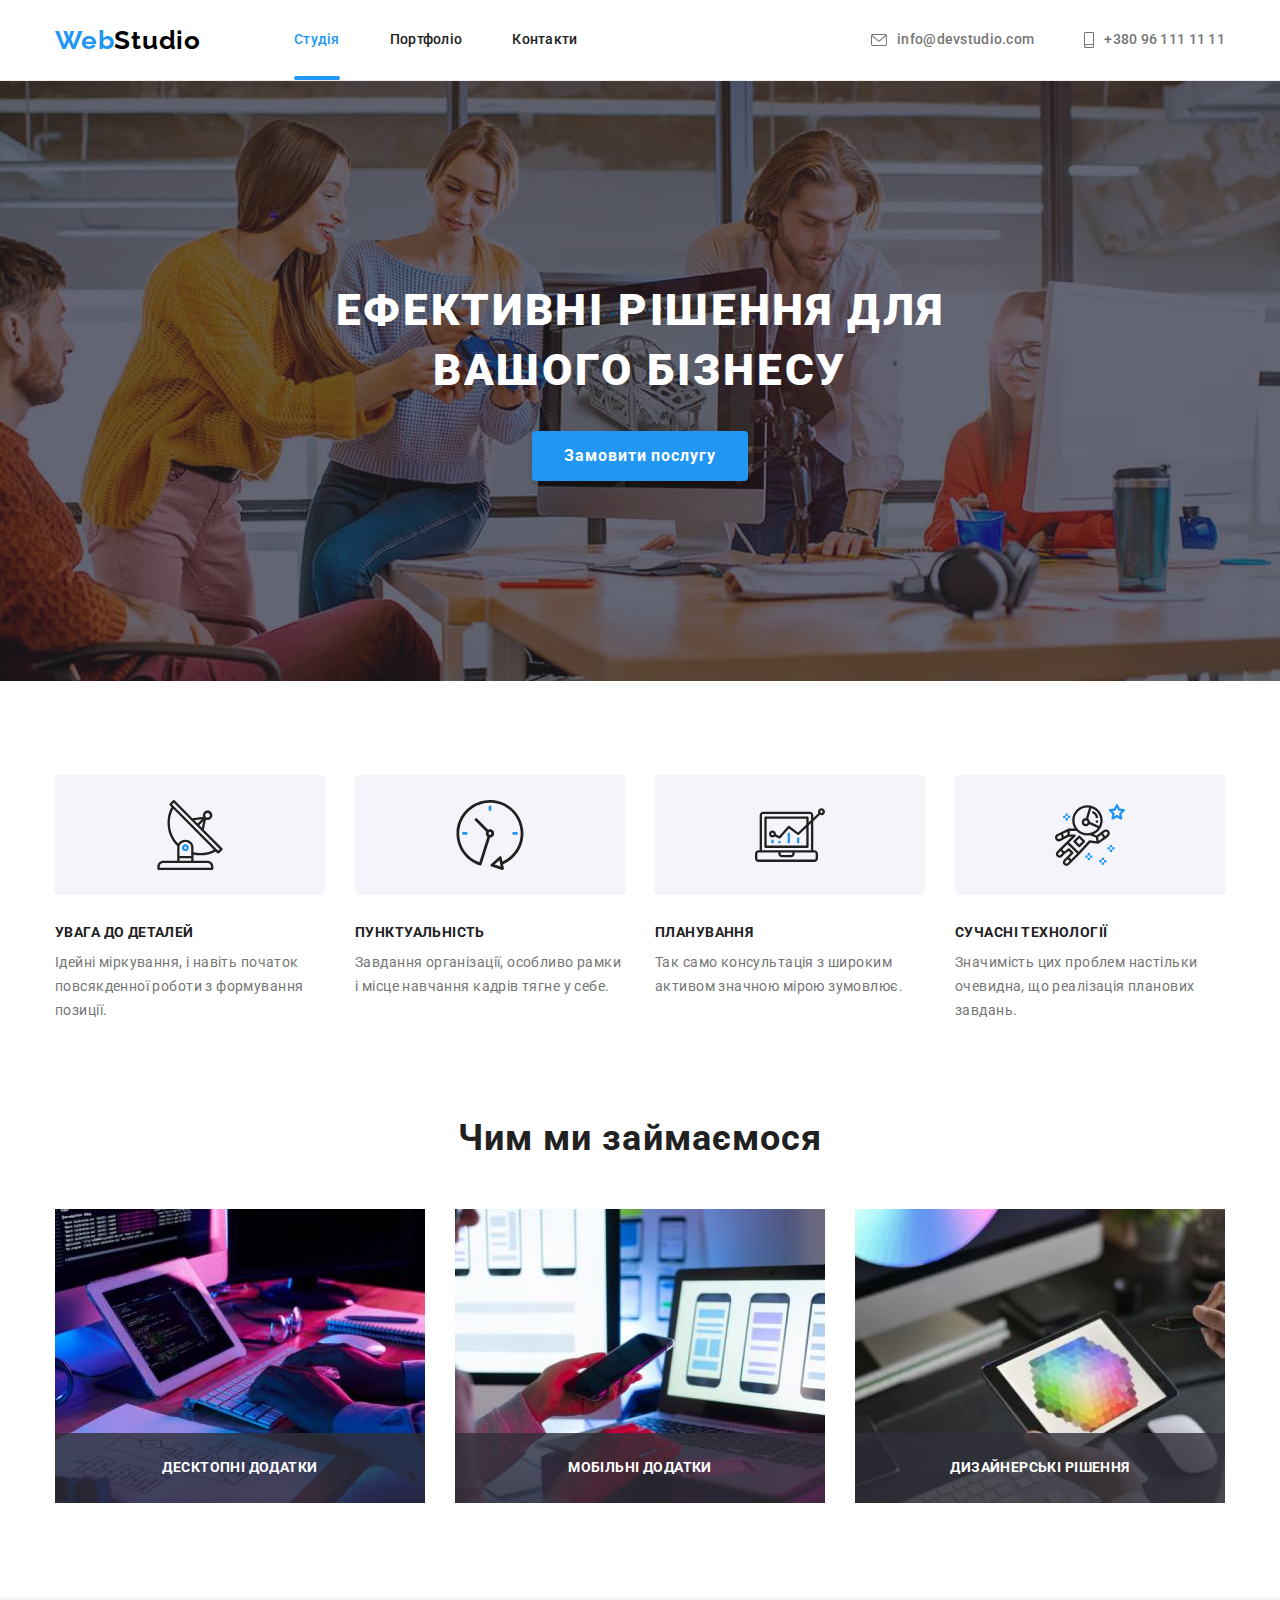
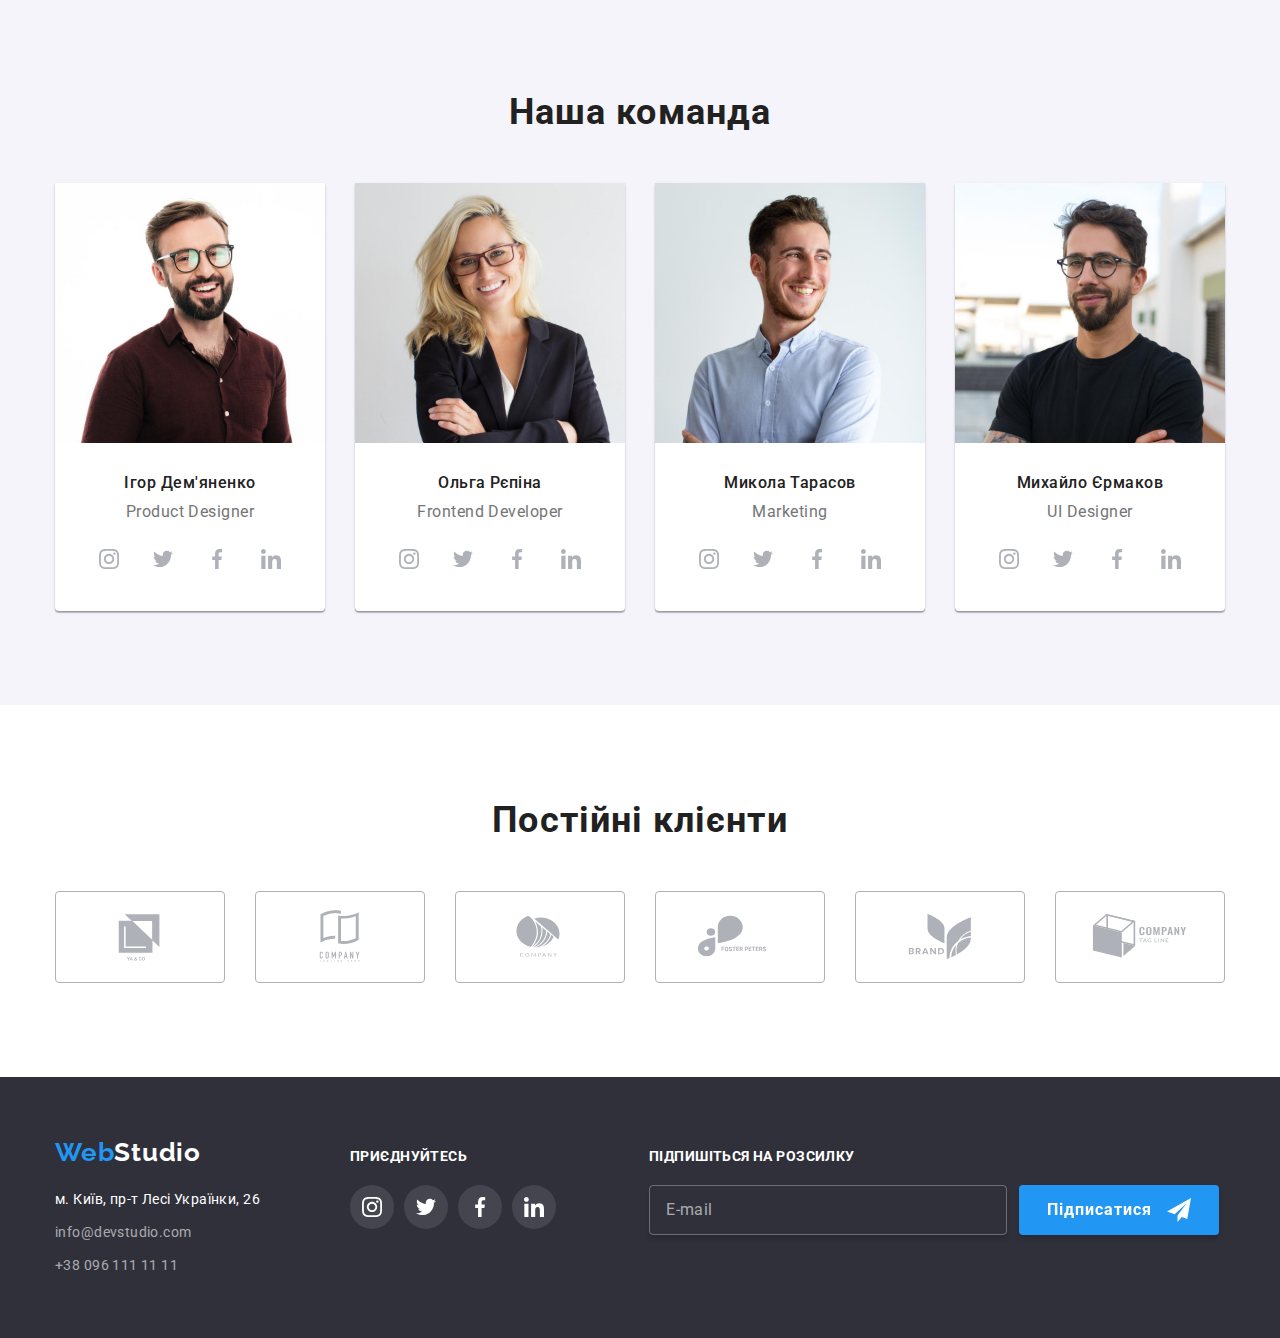
<file: index.html>
<!DOCTYPE html>
<html lang="uk">
  <head>
    <meta charset="UTF-8" />
    <meta http-equiv="X-UA-Compatible" content="IE=edge" />
    <meta name="viewport" content="width=device-width, initial-scale=1.0" />
    <title>Document</title>
    <link rel="preconnect" href="https://fonts.googleapis.com" />
    <link rel="preconnect" href="https://fonts.gstatic.com" crossorigin />
    <link
      href="https://fonts.googleapis.com/css2?family=Raleway:wght@700&family=Roboto:wght@400;500;700;900&display=swap"
      rel="stylesheet"
    />
    <link
      rel="stylesheet"
      href="https://cdnjs.cloudflare.com/ajax/libs/modern-normalize/1.1.0/modern-normalize.css"
      integrity="sha512-Y0MM+V6ymRKN2zStTqzQ227DWhhp4Mzdo6gnlRnuaNCbc+YN/ZH0sBCLTM4M0oSy9c9VKiCvd4Jk44aCLrNS5Q=="
      crossorigin="anonymous"
      referrerpolicy="no-referrer"
    />
    <link rel="stylesheet" href="./css/styles.css" />
  </head>
  <body>
    <header>
      <div class="container header">
        <nav class="nav">
          <a href="./index.html" class="logo-header link">
            <span class="logo-accent">Web</span>Studio</a
          >

          <ul class="nav-list list">
            <li class="item">
              <a href="./index.html" class="nav link current">Студія</a>
            </li>
            <li class="item">
              <a href="./portfolio.html" class="nav link">Портфоліо</a>
            </li>
            <li class="item">
              <a href="#contact" class="nav link">Контакти</a>
            </li>
          </ul>
        </nav>
        <ul class="contact-list list">
          <li class="item">
            <a href="mailto:info@devstudio.com" class="contact link"
              ><svg class="contact-icon" width="16" height="12">
                <use href="./images/sprite-icons.svg#icon-envelope"></use>
              </svg>
              info@devstudio.com</a
            >
          </li>

          <li class="item">
            <a href="tel:+380961111111" class="contact link"
              ><svg class="contact-icon" width="10" height="16">
                <use href="./images/sprite-icons.svg#icon-smartphone"></use>
              </svg>
              +380 96 111 11 11</a
            >
          </li>
        </ul>
      </div>
    </header>
    <main>
      <section class="hero section bg-hero">
        <div class="container hero">
          <h1 class="hero-title">Ефективні рішення для вашого бізнесу</h1>
          <button type="button" class="hero-button" data-modal-open>
            Замовити послугу
          </button>
        </div>
      </section>
      <section class="features section">
        <div class="container">
          <h2 class="visually-hidden">Особливості</h2>
          <ul class="features-list list">
            <li class="item">
              <div class="features-div">
                <svg class="features-icon" width="70" height="70">
                  <use href="./images/sprite-icons.svg#icon-antenna"></use>
                </svg>
              </div>
              <h3 class="features-title">УВАГА ДО ДЕТАЛЕЙ</h3>
              <p class="features-text">
                Ідейні міркування, і навіть початок повсякденної роботи з
                формування позиції.
              </p>
            </li>
            <li class="item">
              <div class="features-div">
                <svg class="features-icon" width="70" height="70">
                  <use href="./images/sprite-icons.svg#icon-clock"></use>
                </svg>
              </div>
              <h3 class="features-title">ПУНКТУАЛЬНІСТЬ</h3>
              <p class="features-text">
                Завдання організації, особливо рамки і місце навчання кадрів
                тягне у себе.
              </p>
            </li>
            <li class="item">
              <div class="features-div">
                <svg class="features-icon" width="70" height="70">
                  <use href="./images/sprite-icons.svg#icon-diagram"></use>
                </svg>
              </div>
              <h3 class="features-title">ПЛАНУВАННЯ</h3>
              <p class="features-text">
                Так само консультація з широким активом значною мірою зумовлює.
              </p>
            </li>
            <li class="item">
              <div class="features-div">
                <svg class="features-icon" width="70" height="70">
                  <use href="./images/sprite-icons.svg#icon-astronaut"></use>
                </svg>
              </div>
              <h3 class="features-title">СУЧАСНІ ТЕХНОЛОГІЇ</h3>
              <p class="features-text">
                Значимість цих проблем настільки очевидна, що реалізація
                планових завдань.
              </p>
            </li>
          </ul>
        </div>
      </section>
      <section class="work section">
        <div class="container">
          <h2 class="work-title">Чим ми займаємося</h2>
          <ul class="work-list list">
            <li class="item">
              <a href="">
                <div class="work-list wrap">
                  <img
                    src="./images/img1.jpeg"
                    alt="Людина пише код"
                    width="370"
                    class="work-img"
                  />
                  <div class="work-list thumb">
                    <h3 class="work-list title">Десктопні додатки</h3>
                  </div>
                </div>
              </a>
            </li>
            <li class="item">
              <a href="">
                <div class="work-list wrap">
                  <img
                    src="./images/img2.jpeg"
                    alt="Людина тримає телефон та дивиться на прототипи на екрані комп'ютера "
                    width="370"
                    class="work-img"
                  />
                  <div class="work-list thumb">
                    <h3 class="work-list title">Мобільні додатки</h3>
                  </div>
                </div>
              </a>
            </li>
            <li class="item">
              <a href="">
                <div class="work-list wrap">
                  <img
                    src="./images/img3.jpeg"
                    alt="Людина тримає Айпед з кольоровою схемою на ньому"
                    width="370"
                    class="work-img"
                  />
                  <div class="work-list thumb">
                    <h3 class="work-list title">Дизайнерські рішення</h3>
                  </div>
                </div>
              </a>
            </li>
          </ul>
        </div>
      </section>
      <section class="team section">
        <div class="container">
          <h2 class="team-title">Наша команда</h2>
          <ul class="team-list list">
            <li class="item">
              <img
                class="img-team"
                src="./images/ihor.jpeg"
                alt="Портрет Ігора"
                width="270"
              />
              <div class="member">
                <h3 class="member-title">Ігор Дем'яненко</h3>
                <p lang="en" class="member-position">Product Designer</p>
              </div>
              <ul class="soc-list list">
                <li class="soc-item">
                  <a class="soc-link link" href="#" target="_blank">
                    <svg class="soc-icon" width="20" height="20">
                      <use
                        href="./images/sprite-icons.svg#icon-instagram"
                      ></use>
                    </svg>
                  </a>
                </li>
                <li class="soc-item">
                  <a class="soc-link link" href="#" target="_blank">
                    <svg class="soc-icon" width="20" height="20">
                      <use href="./images/sprite-icons.svg#icon-twitter"></use>
                    </svg>
                  </a>
                </li>
                <li class="soc-item">
                  <a class="soc-link link" href="#" target="_blank">
                    <svg class="soc-icon" width="20" height="20">
                      <use href="./images/sprite-icons.svg#icon-facebook"></use>
                    </svg>
                  </a>
                </li>
                <li class="soc-item">
                  <a class="soc-link link" href="#" target="_blank">
                    <svg class="soc-icon" width="20" height="20">
                      <use href="./images/sprite-icons.svg#icon-linkedin"></use>
                    </svg>
                  </a>
                </li>
              </ul>
            </li>
            <li class="item">
              <img
                class="img-team"
                src="./images/olha.jpeg"
                alt="Портрет Ольги"
                width="270"
              />
              <div class="member">
                <h3 class="member-title">Ольга Рєпіна</h3>
                <p lang="en" class="member-position">Frontend Developer</p>
              </div>
              <ul class="soc-list list">
                <li class="soc-item">
                  <a class="soc-link link" href="#" target="_blank">
                    <svg class="soc-icon" width="20" height="20">
                      <use
                        href="./images/sprite-icons.svg#icon-instagram"
                      ></use>
                    </svg>
                  </a>
                </li>
                <li class="soc-item">
                  <a class="soc-link link" href="#" target="_blank">
                    <svg class="soc-icon" width="20" height="20">
                      <use href="./images/sprite-icons.svg#icon-twitter"></use>
                    </svg>
                  </a>
                </li>
                <li class="soc-item">
                  <a class="soc-link link" href="#" target="_blank">
                    <svg class="soc-icon" width="20" height="20">
                      <use href="./images/sprite-icons.svg#icon-facebook"></use>
                    </svg>
                  </a>
                </li>
                <li class="soc-item">
                  <a class="soc-link link" href="#" target="_blank">
                    <svg class="soc-icon" width="20" height="20">
                      <use href="./images/sprite-icons.svg#icon-linkedin"></use>
                    </svg>
                  </a>
                </li>
              </ul>
            </li>
            <li class="item">
              <img
                class="img-team"
                src="./images/mykola.jpeg"
                alt="Портрет Миколи"
                width="270"
              />
              <div class="member">
                <h3 class="member-title">Микола Тарасов</h3>
                <p lang="en" class="member-position">Marketing</p>
              </div>
              <ul class="soc-list list">
                <li class="soc-item">
                  <a class="soc-link link" href="#" target="_blank">
                    <svg class="soc-icon" width="20" height="20">
                      <use
                        href="./images/sprite-icons.svg#icon-instagram"
                      ></use>
                    </svg>
                  </a>
                </li>
                <li class="soc-item">
                  <a class="soc-link link" href="#" target="_blank">
                    <svg class="soc-icon" width="20" height="20">
                      <use href="./images/sprite-icons.svg#icon-twitter"></use>
                    </svg>
                  </a>
                </li>
                <li class="soc-item">
                  <a class="soc-link link" href="#" target="_blank">
                    <svg class="soc-icon" width="20" height="20">
                      <use href="./images/sprite-icons.svg#icon-facebook"></use>
                    </svg>
                  </a>
                </li>
                <li class="soc-item">
                  <a class="soc-link link" href="#" target="_blank">
                    <svg class="soc-icon" width="20" height="20">
                      <use href="./images/sprite-icons.svg#icon-linkedin"></use>
                    </svg>
                  </a>
                </li>
              </ul>
            </li>
            <li class="item">
              <img
                class="img-team"
                src="./images/misha.jpeg"
                alt="Портрет Михайла"
                width="270"
              />
              <div class="member">
                <h3 class="member-title">Михайло Єрмаков</h3>
                <p lang="en" class="member-position">UI Designer</p>
              </div>
              <ul class="soc-list list">
                <li class="soc-item">
                  <a class="soc-link link" href="#" target="_blank">
                    <svg class="soc-icon" width="20" height="20">
                      <use
                        href="./images/sprite-icons.svg#icon-instagram"
                      ></use>
                    </svg>
                  </a>
                </li>
                <li class="soc-item">
                  <a class="soc-link link" href="#" target="_blank">
                    <svg class="soc-icon" width="20" height="20">
                      <use href="./images/sprite-icons.svg#icon-twitter"></use>
                    </svg>
                  </a>
                </li>
                <li class="soc-item">
                  <a class="soc-link link" href="#" target="_blank">
                    <svg class="soc-icon" width="20" height="20">
                      <use href="./images/sprite-icons.svg#icon-facebook"></use>
                    </svg>
                  </a>
                </li>
                <li class="soc-item">
                  <a class="soc-link link" href="#" target="_blank">
                    <svg class="soc-icon" width="20" height="20">
                      <use href="./images/sprite-icons.svg#icon-linkedin"></use>
                    </svg>
                  </a>
                </li>
              </ul>
            </li>
          </ul>
        </div>
      </section>
      <section class="clients">
        <div class="container">
          <h2 class="clients-title">Постійні клієнти</h2>
          <ul class="clients-list list">
            <li class="clients-item">
              <a class="clients-link link" href="#">
                <svg class="clients-icon" width="106" height="60">
                  <use href="./images/sprite-icons.svg#icon-Logo1"></use>
                </svg>
              </a>
            </li>
            <li class="clients-item">
              <a class="clients-link link" href="#">
                <svg class="clients-icon" width="106" height="60">
                  <use href="./images/sprite-icons.svg#icon-Logo2"></use>
                </svg>
              </a>
            </li>
            <li class="clients-item">
              <a class="clients-link link" href="#">
                <svg class="clients-icon" width="106" height="60">
                  <use href="./images/sprite-icons.svg#icon-Logo3"></use>
                </svg>
              </a>
            </li>
            <li class="clients-item">
              <a class="clients-link link" href="#">
                <svg class="clients-icon" width="106" height="60">
                  <use href="./images/sprite-icons.svg#icon-Logo4"></use>
                </svg>
              </a>
            </li>
            <li class="clients-item">
              <a class="clients-link link" href="#">
                <svg class="clients-icon" width="106" height="60">
                  <use href="./images/sprite-icons.svg#icon-Logo5"></use>
                </svg>
              </a>
            </li>
            <li class="clients-item">
              <a class="clients-link link" href="#">
                <svg class="clients-icon" width="106" height="60">
                  <use href="./images/sprite-icons.svg#icon-Logo6"></use>
                </svg>
              </a>
            </li>
          </ul>
        </div>
      </section>
      <div class="backdrop is-hidden" data-modal>
        <div class="modal">
          <button class="modal-btn" data-modal-close>
            <svg class="close-icon" width="18px" height="18px">
              <use href="./images/sprite-icons.svg#icon-close-black"></use>
            </svg>
          </button>

          <div class="modal-form-wrap">
            <form class="modal-form">
              <p class="modal-tittle">Залиште свої дані, ми вам передзвонимо</p>

              <div class="input-wrap">
                <label class="modal-label"
                  >Ім'я
                  <input
                    type="text"
                    class="modal-input"
                    name="user-name"
                    required
                    autocomplete="off"
                  />
                  <svg class="modal-icon" width="20" height="20">
                    <use href="./images/sprite-icons.svg#icon-person"></use>
                  </svg>
                </label>
              </div>

              <div class="input-wrap">
                <label class="modal-label"
                  >Телефон
                  <input
                    type="tel"
                    class="modal-input"
                    name="user-tel"
                    required
                    autocomplete="off"
                  />
                  <svg class="modal-icon" width="20" height="20">
                    <use href="./images/sprite-icons.svg#icon-phone"></use>
                  </svg>
                </label>
              </div>

              <div class="input-wrap">
                <label class="modal-label">
                  Пошта
                  <input
                    type="email"
                    class="modal-input"
                    name="user-email"
                    required
                    autocomplete="off"
                  />
                  <svg class="modal-icon" width="20" height="20">
                    <use href="./images/sprite-icons.svg#icon-email"></use>
                  </svg>
                </label>
              </div>

              <label class="modal-label"
                >Коментар
                <textarea
                  class="modal-comment"
                  name="user-comment"
                  rows="5"
                 placeholder="Введіть текст"></textarea>
              </label>

              <label class="modal-label-agree">
                <input
                  type="checkbox"
                  class="modal-check"
                  name="user-agree"
                  value="check"
                  required
                />
                <span class="icon-checkbox"></span>
                <span class="modal-check-text">
                  Погоджуюся з розсилкою та приймаю
                </span>
                <a href="" class="modal-link"> Умови договору</a>
              </label>

              <div class="modal-form-btn">
                <button type="submit" class="modal-send">
                  <span>Відправити</span>
                </button>
              </div>
            </form>
          </div>
        </div>
      </div>
    </main>
    <footer class="footer">
      <div class="container footer-div">
        <div class="address">
          <a href="./index.html" class="logo-footer link">
            <span class="logo-accent">Web</span>Studio</a
          >
          <address id="contact">
            <ul class="list">
              <li class="address-list">
                <a
                  href="https://goo.gl/maps/i4EcPegtGdUPgA9YA"
                  target="_blank"
                  rel="noopener noreferrer nofolow"
                  class="address-contact white link"
                  >м. Київ, пр-т Лесі Українки, 26</a
                >
              </li>
              <li class="address-list">
                <a href="mailto:info@devstudio.com" class="address-contact link"
                  >info@devstudio.com</a
                >
              </li>
              <li class="address-list">
                <a href="tel:+380961111111" class="address-contact link"
                  >+38 096 111 11 11</a
                >
              </li>
            </ul>
          </address>
        </div>
        <div class="join">
          <h2 class="join-header">приєднуйтесь</h2>
          <ul class="join-list list">
            <li class="join-item">
              <a class="join-link link" href="#" target="_blank">
                <svg class="join-icon" width="20" height="20">
                  <use href="./images/sprite-icons.svg#icon-instagram"></use>
                </svg>
              </a>
            </li>
            <li class="join-item">
              <a class="join-link link" href="#" target="_blank">
                <svg class="join-icon" width="20" height="20">
                  <use href="./images/sprite-icons.svg#icon-twitter"></use>
                </svg>
              </a>
            </li>
            <li class="join-item">
              <a class="join-link link" href="#" target="_blank">
                <svg class="join-icon" width="20" height="20">
                  <use href="./images/sprite-icons.svg#icon-facebook"></use>
                </svg>
              </a>
            </li>
            <li class="join-item">
              <a class="join-link link" href="#" target="_blank">
                <svg class="join-icon" width="20" height="20">
                  <use href="./images/sprite-icons.svg#icon-linkedin"></use>
                </svg>
              </a>
            </li>
          </ul>
        </div>
        <form class="form-join" name="Підписатися" autocomplete="off">
          <p class="form-title">Підпишіться на розсилку</p>
          <div class="form-wrap">
            <label class="form-label">
              <input
                class="form-input"
                type="email"
                name="form-email"
                placeholder="E-mail"
              />
            </label>

            <button class="btn-send" type="submit">
              <span>Підписатися</span>
              <svg class="icon-send" width="24" height="24">
                <use href="./images/sprite-icons.svg#icon-send"></use>
              </svg>
            </button>
          </div>
        </form>
      </div>
    </footer>
    <script src="./js/modal.js"></script>
  </body>
</html>
</file>
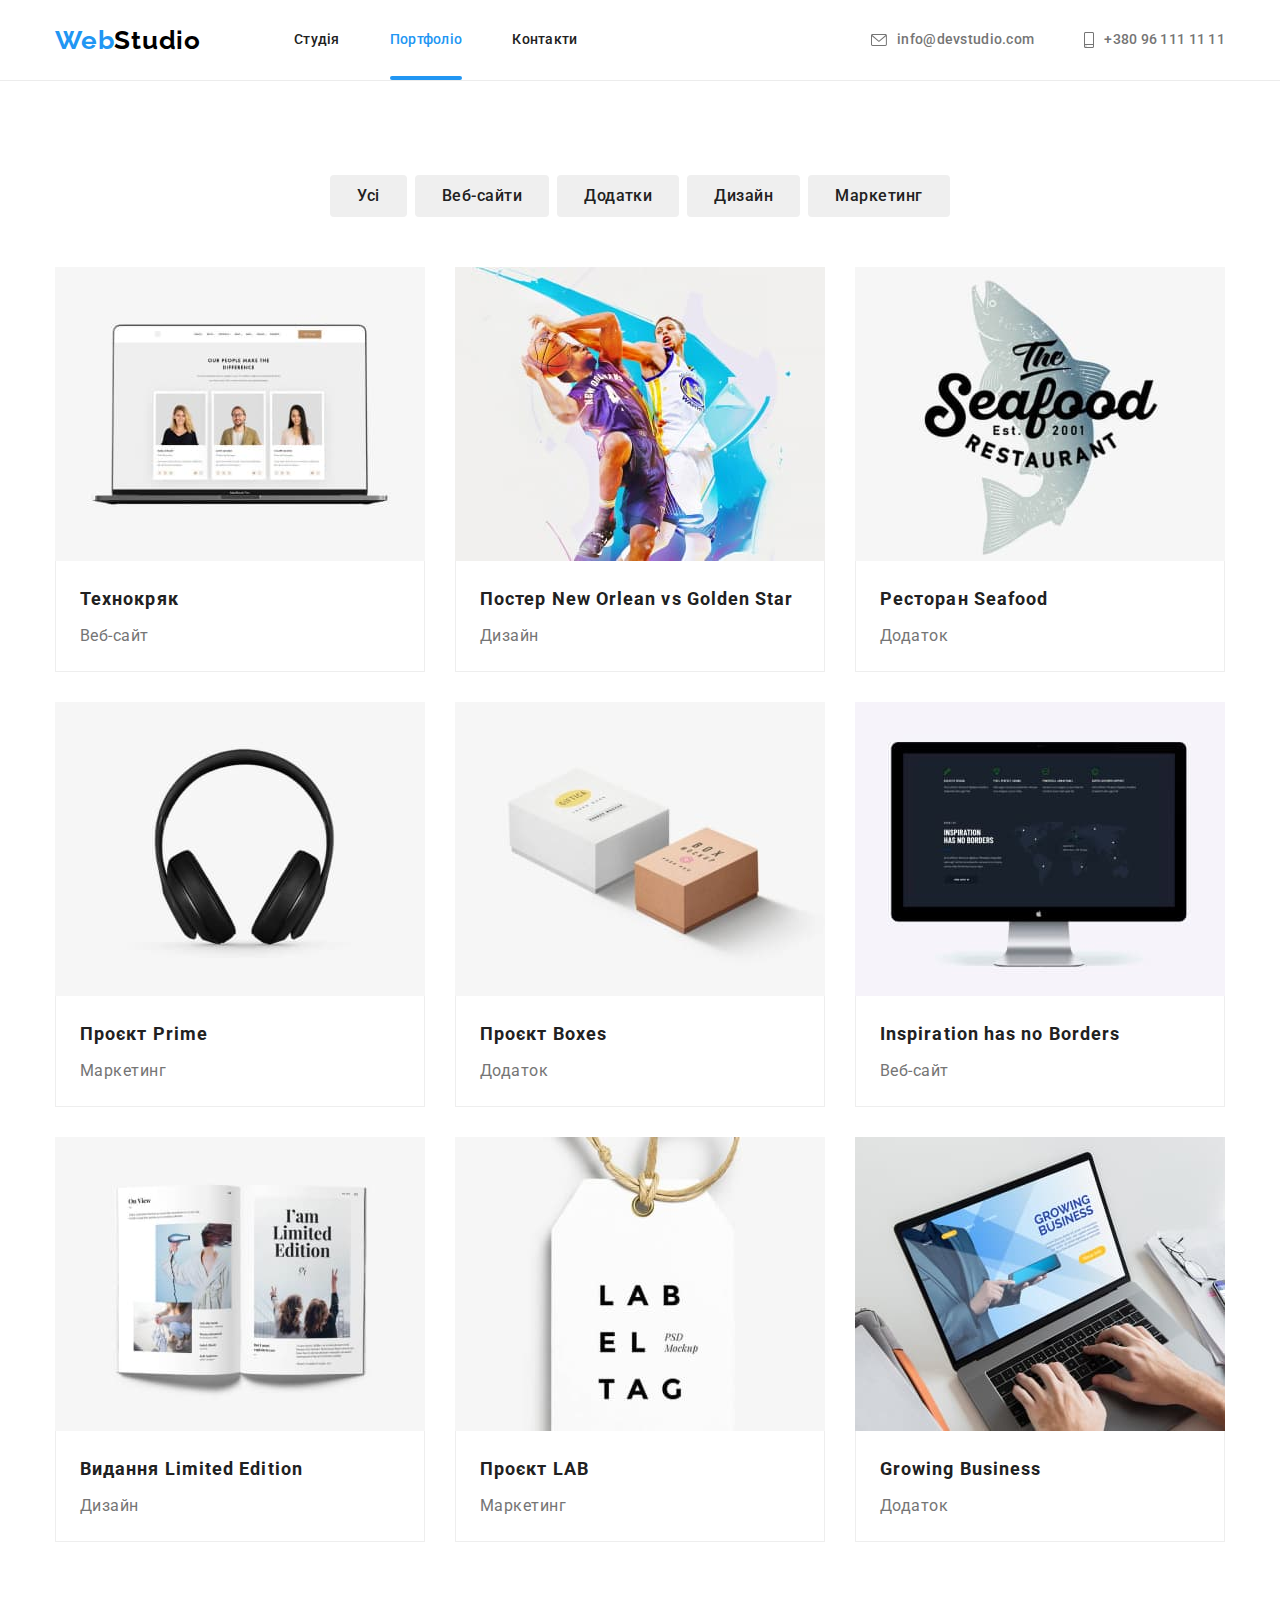
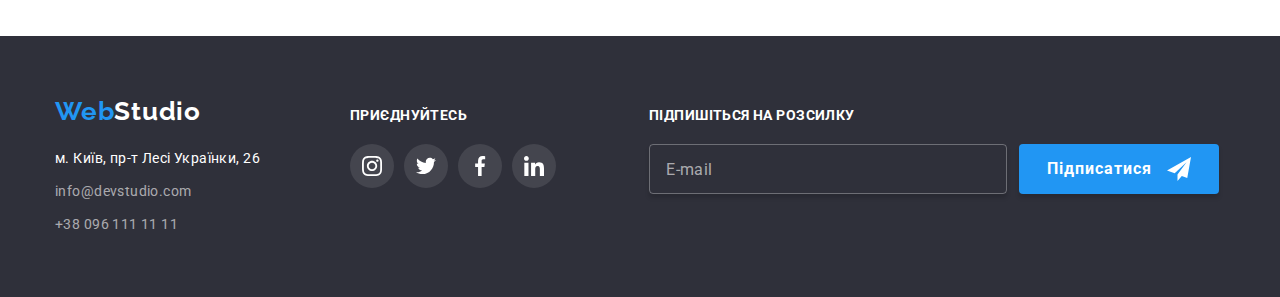
<file: portfolio.html>
<!DOCTYPE html>
<html lang="uk">
  <head>
    <meta charset="UTF-8" />
    <meta http-equiv="X-UA-Compatible" content="IE=edge" />
    <meta name="viewport" content="width=device-width, initial-scale=1.0" />
    <title>Portfolio</title>
    <link rel="preconnect" href="https://fonts.googleapis.com" />
    <link rel="preconnect" href="https://fonts.gstatic.com" crossorigin />
    <link
      href="https://fonts.googleapis.com/css2?family=Raleway:wght@700&family=Roboto:wght@400;500;700;900&display=swap"
      rel="stylesheet"
    />
    <link
      rel="stylesheet"
      href="https://cdnjs.cloudflare.com/ajax/libs/modern-normalize/1.1.0/modern-normalize.css"
      integrity="sha512-Y0MM+V6ymRKN2zStTqzQ227DWhhp4Mzdo6gnlRnuaNCbc+YN/ZH0sBCLTM4M0oSy9c9VKiCvd4Jk44aCLrNS5Q=="
      crossorigin="anonymous"
      referrerpolicy="no-referrer"
    />
    <link rel="stylesheet" href="./css/styles.css" />
  </head>
  <body>
    <header>
      <div class="container header">
        <nav class="nav">
          <a href="./index.html" class="logo-header link">
            <span class="logo-accent">Web</span>Studio</a
          >

          <ul class="nav-list list">
            <li class="item">
              <a href="./index.html" class="nav link">Студія</a>
            </li>
            <li class="item">
              <a href="./portfolio.html" class="nav link current">Портфоліо</a>
            </li>
            <li class="item">
              <a href="#contact" class="nav link">Контакти</a>
            </li>
          </ul>
        </nav>
        <ul class="contact-list list">
          <li class="item">
            <a href="mailto:info@devstudio.com" class="contact link"
              ><svg class="contact-icon" width="16" height="12">
                <use href="./images/sprite-icons.svg#icon-envelope"></use>
              </svg>
              info@devstudio.com</a
            >
          </li>

          <li class="item">
            <a href="tel:+380961111111" class="contact link"
              ><svg class="contact-icon" width="10" height="16">
                <use href="./images/sprite-icons.svg#icon-smartphone"></use>
              </svg>
              +380 96 111 11 11</a
            >
          </li>
        </ul>
      </div>
    </header>
    <main>
      <section class="portfolio section">
        <div class="container">
          <h1 class="visually-hidden">Портфоліо робіт</h1>
          <ul class="filter-list list">
            <li class="item">
              <button type="button" class="filter-button">Усі</button>
            </li>
            <li class="item">
              <button type="button" class="filter-button">Веб-сайти</button>
            </li>
            <li class="item">
              <button type="button" class="filter-button">Додатки</button>
            </li>
            <li class="item">
              <button type="button" class="filter-button">Дизайн</button>
            </li>
            <li class="item">
              <button type="button" class="filter-button">Маркетинг</button>
            </li>
          </ul>
          <ul class="main-list list">
            <li class="item">
              <a class="link" href=""
                >
                <div class="main-list wrap">
                  <img src="./images/portfolio-tekhno-1.jpeg" alt="Відкритий ноутбук з веб-сайтом" />
                  <div class="main-overlay">
                    <div class="main-list thumb">
                      <p class="main-list-text">Ресурс пропонує комплексні пропозиції з різним рівнем функціоналу та сервісів. Все це
                        дозволить відвідувачу отримати
                        вичерпні відомості про компанію чи приватну особу.</p>
                    </div>
                  </div>
                </div>
                <div class="main-text">
                  <h2 class="main-list-title">Технокряк</h2>
                  <p class="main-list-descr">Веб-сайт</p>
                </div>
              </a>
            </li>
            <li class="item">
              <a class="link" href=""
                >
                <div class="main-list wrap">
                  <img src="./images/portfolio-orlean-2.jpeg" alt="Постер з двума баскетболістами" />
                  <div class="main-overlay">
                    <div class="main-list thumb">
                      <p class="main-list-text">Ресурс пропонує комплексні пропозиції з різним рівнем функціоналу та сервісів. Все це
                        дозволить відвідувачу отримати
                        вичерпні відомості про компанію чи приватну особу.</p>
                    </div>
                  </div>
                </div>
                <div class="main-text">
                  <h2 class="main-list-title">
                    Постер New Orlean vs Golden Star
                  </h2>
                  <p class="main-list-descr">Дизайн</p>
                </div>
              </a>
            </li>
            <li class="item">
              <a class="link" href=""
                >
                <div class="main-list wrap">
                <img
                  src="./images/portfolio-seafood-3.jpeg"
                  alt="Лого ресторану з рибою"
                />
                <div class="main-overlay">
                  <div class="main-list thumb">
                    <p class="main-list-text">Ресурс пропонує комплексні пропозиції з різним рівнем функціоналу та сервісів. Все це
                      дозволить відвідувачу отримати
                      вичерпні відомості про компанію чи приватну особу.</p>
                  </div>
                </div>
</div>
                <div class="main-text">
                  <h2 class="main-list-title">Ресторан Seafood</h2>
                  <p class="main-list-descr">Додаток</p>
                </div>
              </a>
            </li>
            <li class="item">
              <a class="link" href=""
                >
                <div class="main-list wrap">
                <img
                  src="./images/portfolio-prime-4.jpeg"
                  alt="Чорні великі навушники"
                />
                <div class="main-overlay">
                  <div class="main-list thumb">
                    <p class="main-list-text">Ресурс пропонує комплексні пропозиції з різним рівнем функціоналу та сервісів. Все це
                      дозволить відвідувачу отримати
                      вичерпні відомості про компанію чи приватну особу.</p>
                  </div>
                </div>
                </div>
                <div class="main-text">
                  <h2 class="main-list-title">Проєкт Prime</h2>
                  <p class="main-list-descr">Маркетинг</p>
                </div>
              </a>
            </li>
            <li class="item">
              <a class="link" href=""
                >
                <div class="main-list wrap">
                <img
                  src="./images/portfolio-boxes-5.jpeg"
                  alt="Дві коробочки біла та коричнева"
                />
                <div class="main-overlay">
                  <div class="main-list thumb">
                    <p class="main-list-text">Ресурс пропонує комплексні пропозиції з різним рівнем функціоналу та сервісів. Все це
                      дозволить відвідувачу отримати
                      вичерпні відомості про компанію чи приватну особу.</p>
                  </div>
                </div>
                </div>
                <div class="main-text">
                  <h2 class="main-list-title">Проєкт Boxes</h2>
                  <p class="main-list-descr">Додаток</p>
                </div>
              </a>
            </li>
            <li class="item">
              <a class="link" href=""
                >
                <div class="main-list wrap">
                <img
                  src="./images/portfolio-borders-6.jpeg"
                  alt="Аймак з відкритим чорним вебсайтом"
                />
                <div class="main-overlay">
                  <div class="main-list thumb">
                    <p class="main-list-text">Ресурс пропонує комплексні пропозиції з різним рівнем функціоналу та сервісів. Все це
                      дозволить відвідувачу отримати
                      вичерпні відомості про компанію чи приватну особу.</p>
                  </div>
                </div>
              </div>
                <div class="main-text">
                  <h2 class="main-list-title">Inspiration has no Borders</h2>
                  <p class="main-list-descr">Веб-сайт</p>
                </div>
              </a>
            </li>
            <li class="item">
              <a class="link" href=""
                >
                <div class="main-list wrap">
                <img
                  src="./images/portfolio-limited-7.jpeg"
                  alt="Відкрита книга"
                />
                <div class="main-overlay">
                  <div class="main-list thumb">
                    <p class="main-list-text">Ресурс пропонує комплексні пропозиції з різним рівнем функціоналу та сервісів. Все це
                      дозволить відвідувачу отримати
                      вичерпні відомості про компанію чи приватну особу.</p>
                  </div>
                </div>
              </div>
                <div class="main-text">
                  <h2 class="main-list-title">Видання Limited Edition</h2>
                  <p class="main-list-descr">Дизайн</p>
                </div>
              </a>
            </li>
            <li class="item">
              <a class="link" href=""
                >
                <div class="main-list wrap">
                <img
                  src="./images/portfolio-lab-8.jpeg"
                  alt="Біла лейба з текстом"
                />
                <div class="main-overlay">
                  <div class="main-list thumb">
                    <p class="main-list-text">Ресурс пропонує комплексні пропозиції з різним рівнем функціоналу та сервісів. Все це
                      дозволить відвідувачу отримати
                      вичерпні відомості про компанію чи приватну особу.</p>
                  </div>
                </div>
              </div>
                <div class="main-text">
                  <h2 class="main-list-title">Проєкт LAB</h2>
                  <p class="main-list-descr">Маркетинг</p>
                </div>
              </a>
            </li>
            <li class="item">
              <a class="link" href=""
                >
                <div class="main-list wrap">
                <img
                  src="./images/portfolio-growing-9.jpeg"
                  alt="Людина друкує на ноутбуці"
                />
              <div class="main-overlay">
                <div class="main-list thumb">
                  <p class="main-list-text">Ресурс пропонує комплексні пропозиції з різним рівнем функціоналу та сервісів. Все це
                    дозволить відвідувачу отримати
                    вичерпні відомості про компанію чи приватну особу.</p>
                </div>
              </div>
              </div>
                <div class="main-text">
                  <h2 class="main-list-title">Growing Business</h2>
                  <p class="main-list-descr">Додаток</p>
                </div>
              </a>
            </li>
          </ul>
        </div>
      </section>
    </main>

    <footer class="footer">
      <div class="container footer-div">
        <div class="address">
          <a href="./index.html" class="logo-footer link">
            <span class="logo-accent">Web</span>Studio</a
          >
          <address id="contact">
            <ul class="list">
              <li class="address-list">
                <a
                  href="https://goo.gl/maps/i4EcPegtGdUPgA9YA"
                  target="_blank"
                  rel="noopener noreferrer nofolow"
                  class="address-contact white link"
                  >м. Київ, пр-т Лесі Українки, 26</a
                >
              </li>
              <li class="address-list">
                <a href="mailto:info@devstudio.com" class="address-contact link"
                  >info@devstudio.com</a
                >
              </li>
              <li class="address-list">
                <a href="tel:+380961111111" class="address-contact link"
                  >+38 096 111 11 11</a
                >
              </li>
            </ul>
          </address>
        </div>
        <div class="join">
          <h2 class="join-header">приєднуйтесь</h2>
          <ul class="join-list list">
            <li class="join-item">
              <a class="join-link link" href="#" target="_blank">
                <svg class="join-icon" width="20" height="20">
                  <use href="./images/sprite-icons.svg#icon-instagram"></use>
                </svg>
              </a>
            </li>
            <li class="join-item">
              <a class="join-link link" href="#" target="_blank">
                <svg class="join-icon" width="20" height="20">
                  <use href="./images/sprite-icons.svg#icon-twitter"></use>
                </svg>
              </a>
            </li>
            <li class="join-item">
              <a class="join-link link" href="#" target="_blank">
                <svg class="join-icon" width="20" height="20">
                  <use href="./images/sprite-icons.svg#icon-facebook"></use>
                </svg>
              </a>
            </li>
            <li class="join-item">
              <a class="join-link link" href="#" target="_blank">
                <svg class="join-icon" width="20" height="20">
                  <use href="./images/sprite-icons.svg#icon-linkedin"></use>
                </svg>
              </a>
            </li>
          </ul>
        </div>
        <form  class="form-join" name="Підписатися" autocomplete="off">
          <p class="form-title">Підпишіться на розсилку</p>
            <div class="form-wrap">
              <label class="form-label">
                <input class="form-input" type="email" name="form-email" placeholder="E-mail">
              </label>

              <button class="btn-send" type="submit"><span>Підписатися</span>
                <svg class="icon-send" width="24" height="24">
                  <use href="./images/sprite-icons.svg#icon-send"></use>
                </svg>
              </button>
            </div>
        </form>
      </div>
    </footer>
  </body>
</html>
</file>
<file: css/styles.css>
/* TEXT COLORS 
main color:#212121;
p grey color:#757575; 
accent color:#2196F3;
logo color: #000000 #FFFFFF #2196F3;
footer additional adress color:  rgba(255, 255, 255, 0.6); */

/* BACKGROUND COLORS 
main  background-color: #ffffff;
grey background-color: #F5F4FA; 
footer background-color: #2F303A; 
hero background-color: #C4C4C4*/

/* FONT FAMILIES  
main font-family: Roboto, sans-serif;
logo font-family: 'Raleway', sans-serif; */
body {
  background-color: var(--main-white-color);
  font-family: "Roboto", "Helvetica Neue", "Tahoma", sans-serif;
  color: var(--primary-text-color);
}

:root {
  --main-white-color: #ffffff;
  --grey-bcg-color: #f5f4fa;
  --accent-bcg-color: #2f303a;

  --logo-black-color: #000000;
  --primary-text-color: #212121;
  --secondary-text-color: #757575;
  --accent-text-color: #2196f3;
  --additional-address-color: rgba(255, 255, 255, 0.6);
}

.list {
  list-style: none;
  margin-top: 0;
  margin-bottom: 0;
  padding: 0;
}

.link {
  display: block;
  text-decoration: none;
}

h1,
h2,
h3,
h4,
h5,
h6 {
  margin: 0;
}

p {
  margin: 0;
}

img {
  display: block;
  max-width: 100%;
  height: auto;
}

.wrap {
  position: relative;
  width: 370px;
}
/* -------------Padding for all sections------------- */
.section {
  padding-top: 94px;
  padding-bottom: 94px;
}

/* ---------------------Container------------------- */

.container {
  width: 1200px;
  padding-left: 15px;
  padding-right: 15px;
  margin: 0 auto;
}

/*----------------------Header Navigation---------------------- */
header {
  border-bottom: 1px solid #ececec;
}

.header {
  display: flex;
  align-items: center;
}

.logo-header {
  font-family: "Raleway", sans-serif;
  font-weight: 700;
  font-size: 26px;
  line-height: 1.19;
  letter-spacing: 0.03em;
  text-decoration: none;
  color: var(--logo-black-color);
  transition: color 250ms cubic-bezier(0.4, 0, 0.2, 1);
}

.logo-accent {
  color: var(--accent-text-color);
}

.nav {
  display: flex;
  align-items: center;

  font-weight: 500;
  font-size: 14px;
  line-height: 1.14;
  letter-spacing: 0.02em;
  color: var(--primary-text-color);
}

.nav-list {
  display: flex;
  margin-left: 93px;
}

.nav-list .item + .item {
  margin-left: 50px;
}

.nav-list .link {
  padding-top: 32px;
  padding-bottom: 32px;
  display: block;
  transition: color 250ms cubic-bezier(0.4, 0, 0.2, 1);
  position: relative;
}

.contact {
  font-weight: 500;
  font-size: 14px;
  line-height: 1.14;
  letter-spacing: 0.02em;
  color: var(--secondary-text-color);
}

.contact-list {
  display: flex;
  margin-left: auto;
}

.contact-list .item + .item {
  margin-left: 50px;
}

.contact-icon {
  fill: currentColor;
  margin-right: 10px;
}

.contact-list .link {
  margin-right: 0;
  padding-top: 32px;
  padding-bottom: 32px;
  display: flex;
  align-items: center;

  transition: fill 250ms cubic-bezier(0.4, 0, 0.2, 1),
    color 250ms cubic-bezier(0.4, 0, 0.2, 1);
}

.link:hover,
.link:focus {
  color: var(--accent-text-color);
}
.link:hover .contact-icon,
.link:focus .contact-icon {
  fill: currentColor;
}

.link.current::after {
  position: absolute;
  bottom: 0;
  left: 0;
  content: "";

  height: 4px;
  width: 100%;

  border-radius: 2px;
  background-color: currentColor;
}

.current {
  color: var(--accent-text-color);
}

/*---------------------- Main - Hero section---------------------- */

.hero.section {
  padding-top: 200px;
  padding-bottom: 200px;
  text-align: center;
  background-color: #c4c4c4;
}

.bg-hero {
  max-width: 1600px;
  margin-left: auto;
  margin-right: auto;
  background-image: linear-gradient(
      to right,
      rgba(47, 48, 58, 0.4),
      rgba(47, 48, 58, 0.4)
    ),
    url(../images/hero-bg.jpeg);
  background-size: cover;
  background-repeat: no-repeat;
  background-position: center;
}

.hero-title {
  margin: 0 auto;
  width: 696px;

  font-weight: 900;
  font-size: 44px;
  line-height: 1.36;
  letter-spacing: 0.06em;
  text-transform: uppercase;
  color: var(--main-white-color);
}

.hero-button {
  margin-top: 30px;
  padding: 10px 32px;

  font-family: "Roboto", "Helvetica Neue", "Tahoma", sans-serif;
  font-weight: 700;
  font-size: 16px;
  line-height: 1.88;
  letter-spacing: 0.06em;

  color: var(--main-white-color);
  background-color: var(--accent-text-color);

  border: 0;
  cursor: pointer;
  box-shadow: 0px 4px 4px rgba(0, 0, 0, 0.15);
  border-radius: 4px;
}

/*----------------------Features---------------------- */

.visually-hidden {
  position: absolute;
  width: 1px;
  height: 1px;
  margin: -1px;
  border: 0;
  padding: 0;

  white-space: nowrap;
  clip-path: inset(100%);
  clip: rect(0 0 0 0);
  overflow: hidden;
}

.features-list {
  display: flex;
}

.features-list .item {
  width: 270px;
}

.features-list .item + .item {
  margin-left: 30px;
}
.features-div {
  display: flex;
  align-items: center;
  justify-content: center;

  background-color: var(--grey-bcg-color);
  width: 270px;
  height: 120px;
  border-radius: 4px;
}

.features-title {
  margin-bottom: 10px;
  margin-top: 30px;

  font-size: 14px;
  line-height: 1.14;
  letter-spacing: 0.03em;
  text-transform: uppercase;
}

.features-text {
  font-size: 14px;
  line-height: 1.71;
  letter-spacing: 0.03em;
  color: var(--secondary-text-color);
}

/*----------------------Section: Our work---------------------- */

.work-title,
.team-title,
.clients-title {
  margin-bottom: 50px;

  font-size: 36px;
  line-height: 1.17;
  text-align: center;
  letter-spacing: 0.03em;
}

.work.section {
  padding-top: 0;
}

.work-list {
  display: flex;
  padding: 0;
  justify-content: center;
  align-items: center;
}

.work-list .item + .item {
  margin-left: 30px;
}

.work-img {
  display: block;
}

.work-list.thumb {
  position: absolute;
  width: 100%;
  height: 70px;
  bottom: 0;

  background-color: rgba(47, 48, 58, 0.8);
}

.work-list.title {
  font-size: 14px;
  line-height: 1.14;
  text-align: center;
  letter-spacing: 0.03em;
  text-transform: uppercase;

  color: var(--main-white-color);
}

/*----------------------Our team---------------------- */
.team {
  background-color: var(--grey-bcg-color);
}

.member {
  padding-top: 30px;
  margin-bottom: 16px;
}

.member-title {
  margin-bottom: 10px;

  font-weight: 500;
  font-size: 16px;
  line-height: 1.19;
  letter-spacing: 0.03em;
}

.member-position {
  font-size: 16px;
  line-height: 1.19;
  letter-spacing: 0.03em;
  color: var(--secondary-text-color);
}

.team-list {
  display: flex;
  padding: 0;
  justify-content: center;
  text-align: center;
}

.team-list .item {
  background-color: var(--main-white-color);
  box-shadow: 0px 1px 3px rgba(0, 0, 0, 0.12), 0px 1px 1px rgba(0, 0, 0, 0.14),
    0px 2px 1px rgba(0, 0, 0, 0.2);
  border-radius: 0px 0px 4px 4px;
}

.team-list .item + .item {
  margin-left: 30px;
}

.soc-list {
  display: flex;
  justify-content: center;
  padding-left: 32px;
  padding-right: 32px;
  padding-bottom: 30px;
  gap: 10px;
}

.soc-item {
  width: 44px;
  height: 44px;
}

.soc-link {
  display: flex;
  align-items: center;
  justify-content: center;

  width: 100%;
  height: 100%;
  border-radius: 50%;
  background-color: var(--main-white-color);
  transition: background-color 250ms cubic-bezier(0.4, 0, 0.2, 1);
}

.soc-icon {
  fill: #afb1b8;
  transition: fill 250ms cubic-bezier(0.4, 0, 0.2, 1);
}

.soc-link:hover,
.soc-link:focus {
  background-color: var(--accent-text-color);
}

.soc-link:hover .soc-icon,
.soc-link:focus .soc-icon {
  fill: var(--main-white-color);
}
/*----------------------Clients---------------------- */
.clients {
  padding-top: 94px;
  padding-bottom: 94px;
}

/* .clients-title text styles in Our Work section */

.clients-list {
  display: flex;
  align-items: center;
  justify-content: center;
  gap: 30px;
}
.clients-item {
  width: 170px;
  height: 92px;
  align-items: center;
}
.clients-link {
  display: flex;
  align-items: center;
  justify-content: center;

  width: 100%;
  height: 100%;
  color: #afb1b8;
  border: 1px solid #afb1b8;
  border-radius: 4px;
  transition: border 250ms cubic-bezier(0.4, 0, 0.2, 1),
    color 250ms cubic-bezier(0.4, 0, 0.2, 1);
}

.clients-icon {
  fill: currentColor;
}

.clients-link:hover,
.clients-link:focus {
  border: 1px solid var(--accent-text-color);
  color: var(--accent-text-color);
}

/*----------------------Footer---------------------- */
.footer {
  background-color: var(--accent-bcg-color);
  padding-top: 60px;
  padding-bottom: 60px;
}
.footer-div {
  display: flex;
  align-items: baseline;
}

.logo-footer {
  margin-bottom: 20px;

  font-family: "Raleway", sans-serif;
  font-weight: 700;
  font-size: 26px;
  line-height: 1.19;
  letter-spacing: 0.03em;
  text-decoration: none;
  color: var(--main-white-color);
  transition: color 250ms cubic-bezier(0.4, 0, 0.2, 1);
}

.address-list {
  display: flex;
  font-style: normal;
  font-size: 14px;
  line-height: 1.71;
  letter-spacing: 0.03em;
}

.list .address-list + .address-list {
  margin-top: 9px;
}

.address {
  display: block;
  margin-right: 90px;
  transition: color 250ms cubic-bezier(0.4, 0, 0.2, 1);
}

.address-contact {
  color: var(--additional-address-color);
  transition: color 250ms cubic-bezier(0.4, 0, 0.2, 1);
}

.address-contact.white {
  color: var(--main-white-color);
}

.address:hover,
.address:focus,
.address-contact:hover,
.address-contact:focus {
  color: var(--accent-text-color);
}

.join-header {
  font-size: 14px;
  line-height: 1.14;
  letter-spacing: 0.03em;
  text-transform: uppercase;
  color: var(--main-white-color);
  margin-bottom: 20px;
}

.join-list {
  display: flex;
  gap: 10px;
}

.join-item {
  width: 44px;
  height: 44px;
}

.join-link {
  display: flex;
  align-items: center;
  justify-content: center;

  width: 100%;
  height: 100%;
  border-radius: 50%;
  background-color: rgba(255, 255, 255, 0.1);
  transition: background-color 250ms cubic-bezier(0.4, 0, 0.2, 1);
}

.join-icon {
  fill: var(--main-white-color);
}

.join-link:hover,
.join-link:focus {
  background-color: var(--accent-text-color);
}
/*----------------------Footer Form---------------------- */
.form-join {
  display: inline-block;
  margin-left: 93px;
}

.form-wrap {
  display: flex;
  align-items: center;
  justify-content: space-between;
  width: 570px;
}

.form-title {
  margin-bottom: 20px;
  font-weight: 700;
  font-size: 14px;
  line-height: 1.14;
  letter-spacing: 0.03em;
  text-transform: uppercase;
  color: var(--main-white-color);
}

.form-label:focus-within .form-input {
  border: 1px solid var(--accent-text-color);
  color: var(--main-white-color);
}

.form-label:hover .form-input {
  border: 1px solid var(--accent-text-color);
}

.form-input {
  width: 358px;
  height: 50px;

  padding-top: 15px;
  padding-bottom: 15px;
  padding-left: 16px;

  outline: transparent;
  background-color: transparent;
  border: 1px solid rgba(255, 255, 255, 0.3);
  border-radius: 4px;
  box-shadow: 0px 4px 4px rgba(0, 0, 0, 0.15);

  transition: border 250ms cubic-bezier(0.4, 0, 0.2, 1);
}

.form-input::placeholder {
  font-size: 16px;
  line-height: 1.25;
  letter-spacing: 0.03em;

  color: rgba(255, 255, 255, 0.6);
}

.btn-send {
  position: relative;
  padding: 0;
  cursor: pointer;

  height: 50px;
  width: 200px;

  background-color: var(--accent-text-color);
  box-shadow: 0px 4px 4px rgba(0, 0, 0, 0.15);
  border-radius: 4px;
  border: transparent;
}

.btn-send span {
  display: block;
  text-align: start;

  padding-left: 28px;
  padding-right: 62px;

  font-weight: 700;
  font-size: 16px;
  line-height: 1.88;
  letter-spacing: 0.06em;
  color: var(--main-white-color);
}

.icon-send {
  position: absolute;
  top: 13px;
  right: 28px;
  width: 24px;
}

/*----------------------Modal---------------------- */
.backdrop {
  position: fixed;
  top: 0;
  left: 0;
  width: 100%;
  height: 100%;
  background: rgba(0, 0, 0, 0.2);

  opacity: 1;

  transition: opacity 250ms cubic-bezier(0.4, 0, 0.2, 1);
}

.modal {
  position: absolute;
  top: 50%;
  left: 50%;
  transform: translate(-50%, -50%) scale(1);

  width: 528px;
  height: 581px;

  background: var(--main-white-color);
  box-shadow: 0px 1px 3px rgba(0, 0, 0, 0.12), 0px 1px 1px rgba(0, 0, 0, 0.14),
    0px 2px 1px rgba(0, 0, 0, 0.2);
  border-radius: 4px;

  transition: transform 250ms cubic-bezier(0.4, 0, 0.2, 1);
}

.modal-btn {
  position: absolute;
  top: 8px;
  right: 8px;

  display: flex;
  align-items: center;
  justify-content: center;

  width: 30px;
  height: 30px;

  cursor: pointer;

  background-color: var(--main-white-color);
  border: 1px solid rgba(0, 0, 0, 0.1);
  border-radius: 50%;
}

.close-icon {
  fill: currentColor;
  transition: fill 250ms cubic-bezier(0.4, 0, 0.2, 1);
}

.modal-btn:hover .close-icon{
 fill: var(--accent-text-color);
}

.backdrop.is-hidden .modal {
  transform: translate(-50%, -50%) scale(0.7);
}

.backdrop.is-hidden {
  pointer-events: none;
  opacity: 0;
}

/*----------------------Modal-Form---------------------- */
.modal-form-wrap {
  padding: 40px;
}

.modal-form {
  display: block;
}

.modal-tittle {
  margin-bottom: 12px;

  font-weight: 700;
  font-size: 20px;
  line-height: 1.15;
  text-align: center;
  letter-spacing: 0.03em;
}

.modal-label {
  width: 100%;
  font-size: 12px;
  line-height: 1.16;
  letter-spacing: 0.01em;
  color: var(--secondary-text-color);
}

.modal-label:hover .modal-input,
.modal-label:focus-within .modal-input,
.modal-label:hover .modal-comment,
.modal-label:focus-within .modal-comment {
  border: 1px solid var(--accent-text-color);
  outline: transparent;
}
.modal-label:hover .modal-icon,
.modal-label:focus-within .modal-icon {
  fill: var(--accent-text-color);
  transition: fill 250ms cubic-bezier(0.4, 0, 0.2, 1);
}

.input-wrap {
  margin-bottom: 10px;
  position: relative;

}

.modal-input {
  width: 448px;
  height: 40px;

  padding-left: 42px;
  margin-top: 4px;

  color: var(--primary-text-color);
  border-color: transparent;
  border: 1px solid rgba(33, 33, 33, 0.2);
  border-radius: 4px;

  font-size: 12px;
  line-height: 1.16;
  letter-spacing: 0.01em;

  transition: border 250ms cubic-bezier(0.4, 0, 0.2, 1),
  outline 250ms cubic-bezier(0.4, 0, 0.2, 1);
}

.modal-icon {
  position: absolute;
  top: 50%;
  left: 15px;
}

.modal-comment {
  width: 448px;
  height: 120px;

  margin-top: 4px;
  margin-bottom: 20px;
  padding: 12px 16px;

  resize: none;

  border: 1px solid rgba(33, 33, 33, 0.2);
  border-radius: 4px;
  transition: border 250ms cubic-bezier(0.4, 0, 0.2, 1),
  outline 250ms cubic-bezier(0.4, 0, 0.2, 1);

  font-size: 12px;
  line-height: 1.16;
  letter-spacing: 0.01em;
  color: var(--primary-text-color);
}

.modal-label-agree {
  display: flex;
  cursor: pointer;
  text-align: center;
  align-items: center;
  justify-content: center;
}

.modal-check {
  -webkit-appearance: none;
  -moz-appearance: none;
  appearance: none;
  position: absolute;
}

.icon-checkbox {
  display: inline-block;
  align-items: center;
  margin-right: 7px;
  width: 16px;
  height: 15px;
  border-radius: 2px;
  border: 2px solid var(--primary-text-color);
}

.modal-check:checked + .icon-checkbox {
  border-color: var(--accent-text-color);
  background-color: var(--accent-text-color);
  background-image: url(../images/full-check.svg);
  background-size: contain;
  background-origin: border-box;
}
.modal-check-text {
  font-size: 14px;
  line-height: 1.71;
  letter-spacing: 0.03em;
  color: var(--secondary-text-color);
  margin-right: 5px;
}
.modal-link {
  font-size: 14px;
  line-height: 1.71;
  letter-spacing: 0.03em;
  position: relative;
  text-decoration: none;
  color: var(--accent-text-color);
}

.modal-link::after {
  content: "";
  position: absolute; 

  bottom: 0;
  left: 0;

  width: 100%;
  border: 0.5px solid var(--accent-text-color);
}

.modal-form-btn {
  display: flex;
  justify-content: center;
}

.modal-send {
  margin-top: 20px;

  width: 200px;
  height: 50px;

  background: var(--accent-text-color);
  box-shadow: 0px 4px 4px rgba(0, 0, 0, 0.15);
  border-radius: 4px;
  border: transparent;
}

.modal-send span {
  font-weight: 700;
  font-size: 16px;
  line-height: 1.88;
  letter-spacing: 0.06em;
  color: var(--main-white-color);
}

/*----------------------Portfolio page styles---------------------- */
/*----------------------Buttons---------------------- */
.filter-button {
  padding: 6px 25px;

  font-family: "Roboto", "Helvetica Neue", "Tahoma", sans-serif;
  font-weight: 500;
  font-size: 16px;
  line-height: 1.62;
  text-align: center;
  letter-spacing: 0.03em;
  cursor: pointer;
  color: var(--primary-text-color);

  border-radius: 4px;
  border-color: transparent;
  transition: background-color 250ms cubic-bezier(0.4, 0, 0.2, 1),
    color 250ms cubic-bezier(0.4, 0, 0.2, 1),
    box-shadow 250ms cubic-bezier(0.4, 0, 0.2, 1);
}

.filter-button:hover,
.filter-button:focus {
  background-color: var(--accent-text-color);
  color: var(--main-white-color);
  box-shadow: 0px 3px 1px rgba(0, 0, 0, 0.1), 0px 1px 2px rgba(0, 0, 0, 0.08),
    0px 2px 2px rgba(0, 0, 0, 0.12);
}

/*----------------------Main portfolio list----------------------*/

.filter-list {
  display: flex;
  justify-content: center;
  margin-bottom: 50px;
}

.filter-list .item + .item {
  margin-left: 8px;
}

.main-text {
  padding-top: 20px;
  padding-bottom: 20px;
  padding-left: 24px;
  border-bottom: 1px solid #eeeeee;
  border-left: 1px solid #eeeeee;
  border-right: 1px solid #eeeeee;
}
.main-list-title {
  margin-bottom: 4px;

  font-size: 18px;
  line-height: 2;
  letter-spacing: 0.06em;
  color: var(--primary-text-color);
}

.main-list-descr {
  font-size: 16px;
  line-height: 1.88;
  letter-spacing: 0.03em;
  color: var(--secondary-text-color);
}

.main-list {
  display: flex;
  flex-wrap: wrap;
  gap: 30px;
  overflow: hidden;
}
.main-list .link {
  transition: box-shadow 250ms cubic-bezier(0.4, 0, 0.2, 1);
}

.item:nth-child(3n) {
  margin-right: 0;
}

.item:nth-last-child(-n + 3) {
  margin-bottom: 0;
}

.main-list .link:hover,
.main-list .link:focus {
  box-shadow: 0px 1px 1px rgba(0, 0, 0, 0.12), 0px 4px 4px rgba(0, 0, 0, 0.06),
    1px 4px 6px rgba(0, 0, 0, 0.16);
}

.main-overlay {
  position: absolute;
  width: 100%;
  height: 100%;

  top: 0;
  left: 0;

  transform: translateY(100%);
  transition: transform 250ms cubic-bezier(0.4, 0, 0.2, 1);

  background-color: rgba(33, 150, 243, 0.9);
}

.main-list.thumb {
  position: absolute;
  top: 63px;
  left: 24px;
  right: 24px;
  bottom: 63px;
  height: 100%;
}

.main-list-text {
  font-size: 18px;
  line-height: 1.55;
  letter-spacing: 0.03em;

  color: var(--main-white-color);
}

.link:hover .main-overlay,
.link:focus .main-overlay {
  transform: translateY(0);
}
</file>
